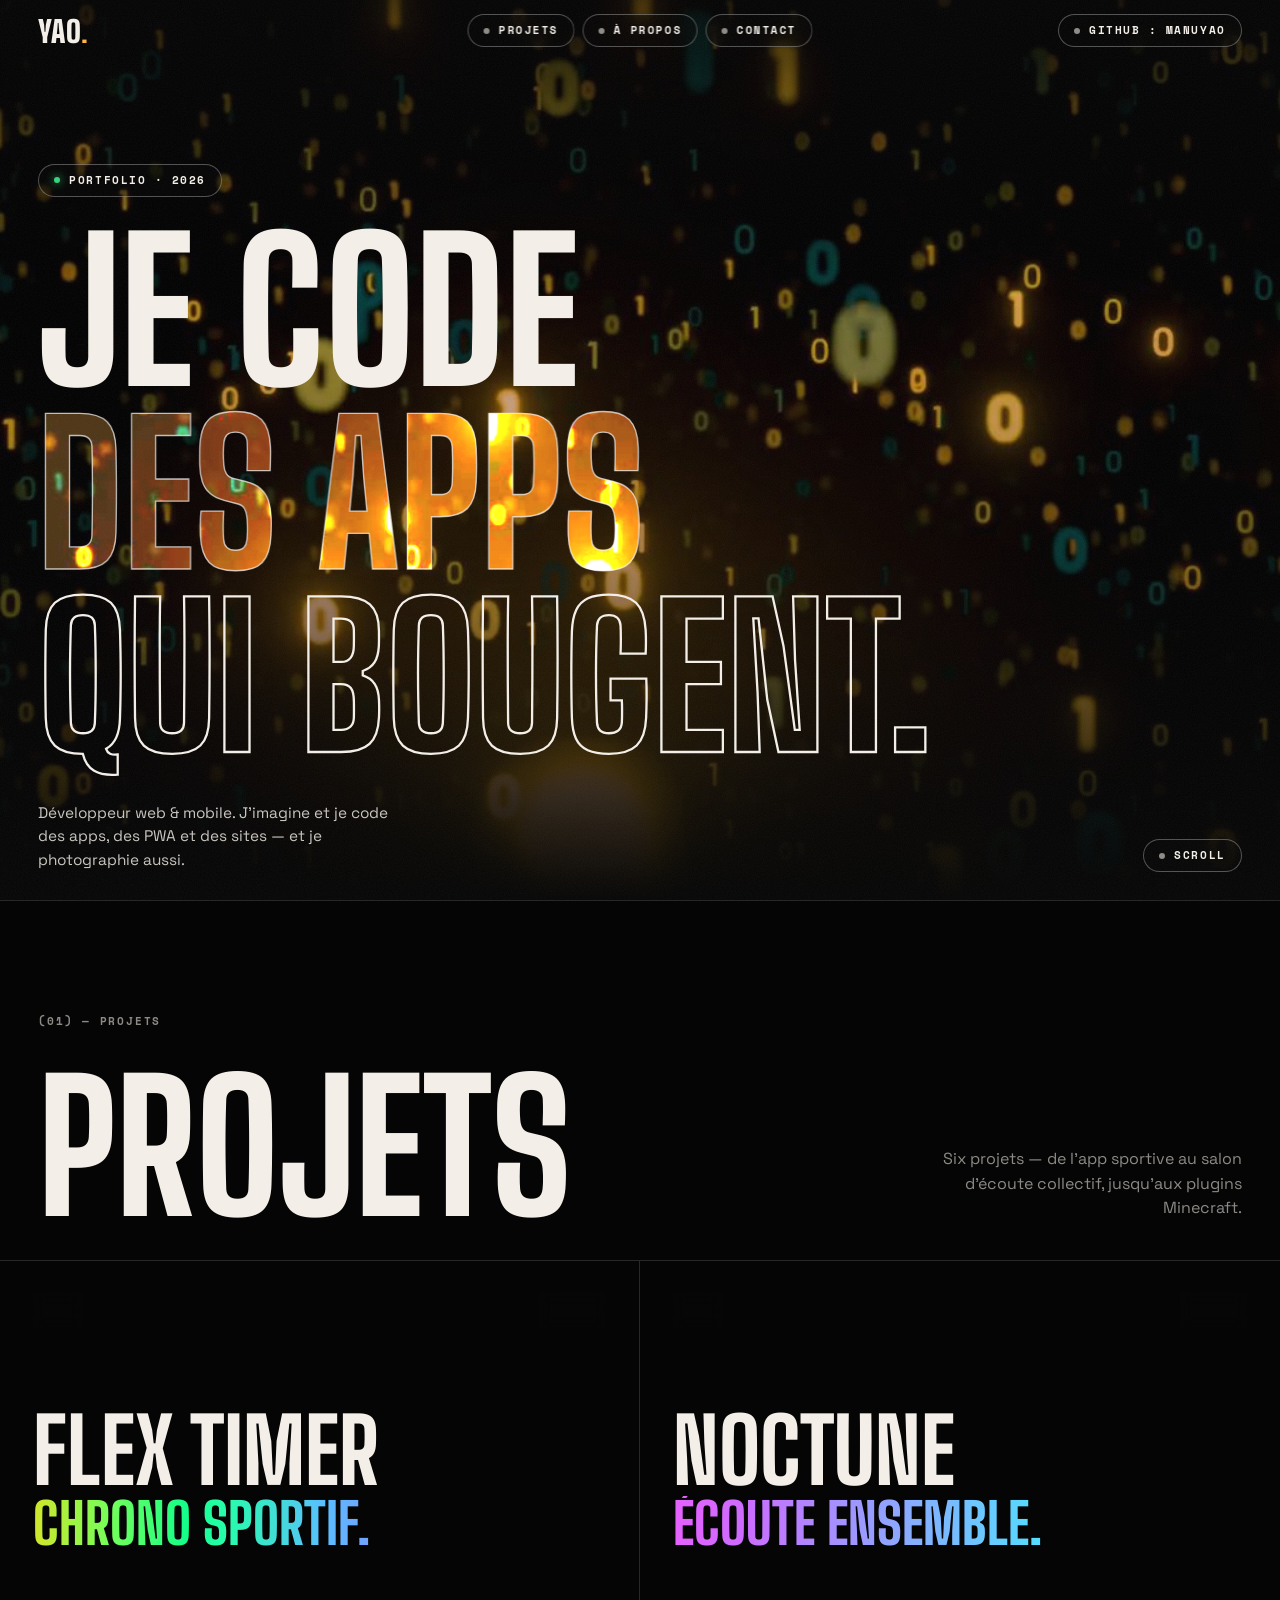
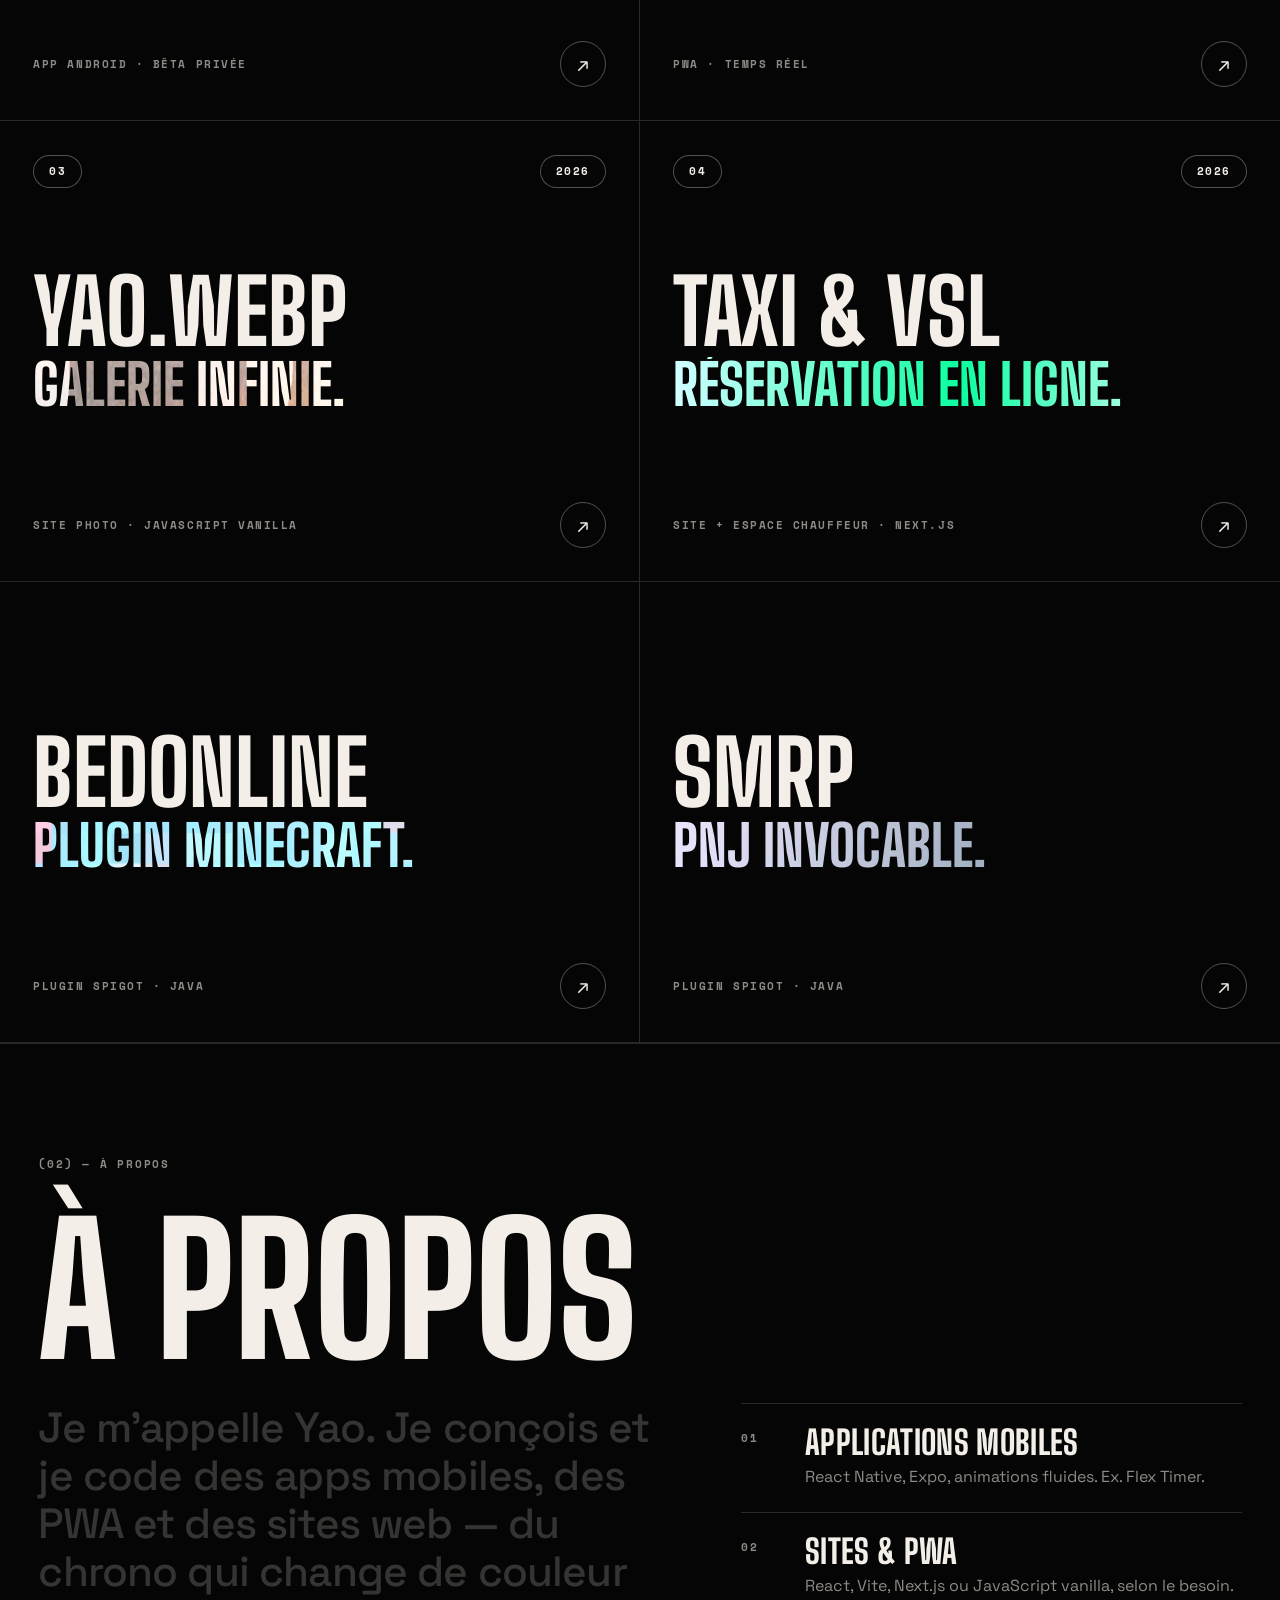
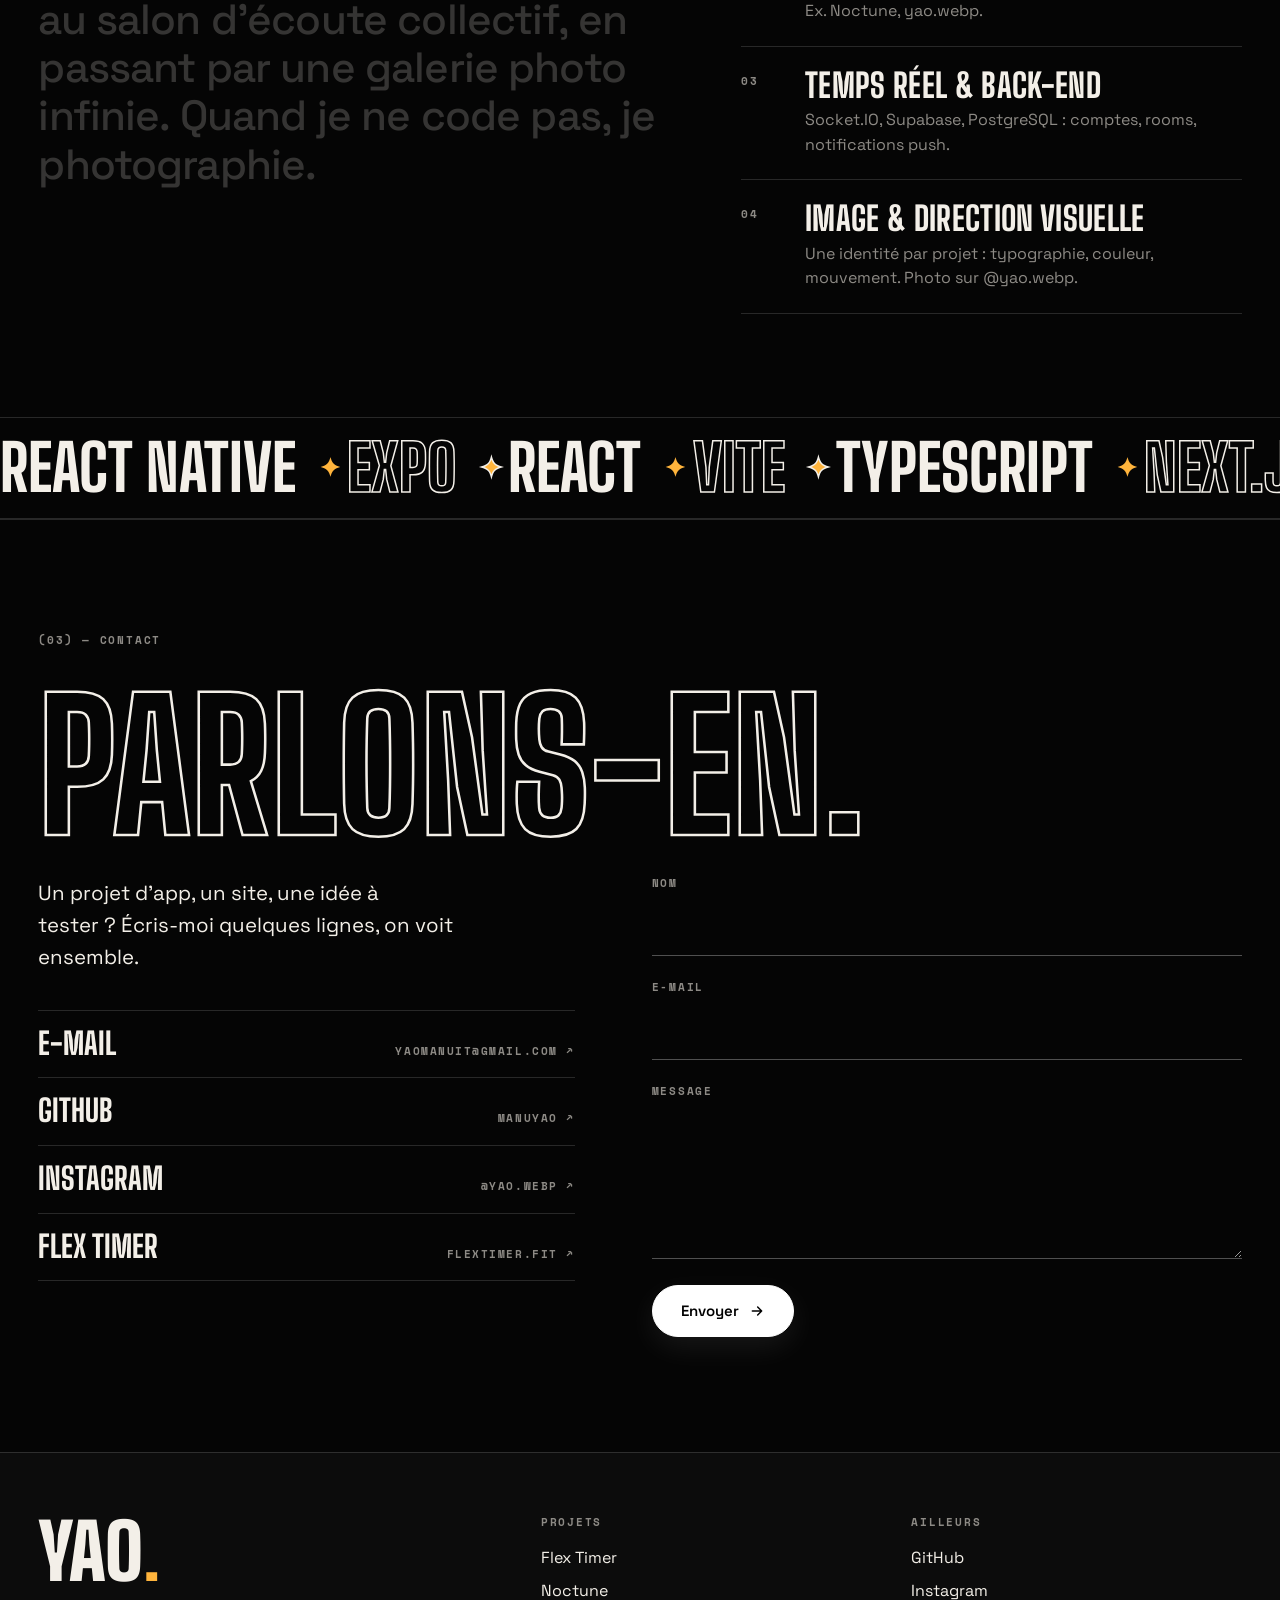
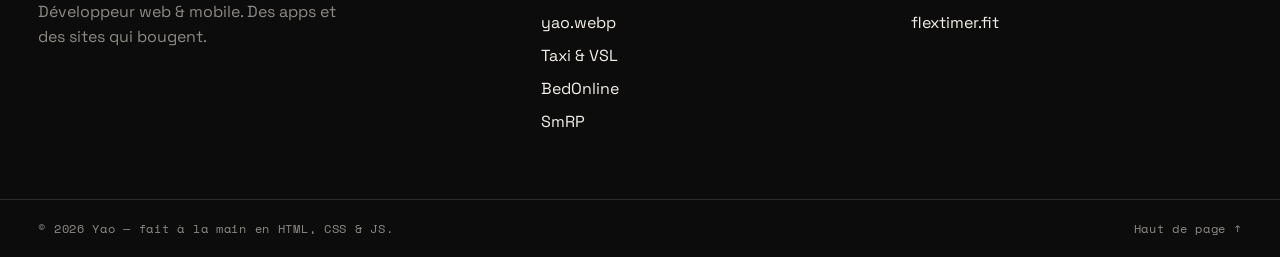
<file: index.html>
<!doctype html>
<html lang="fr">
<head>
  <meta charset="utf-8">
  <meta name="viewport" content="width=device-width, initial-scale=1">
  <title>Yao — Développeur web & mobile</title>
  <meta name="description" content="Portfolio de Yao, développeur web & mobile : Flex Timer, Noctune, yao.webp, site taxi & VSL, BedOnline, SmRP. Des apps et des sites qui bougent.">
  <meta name="theme-color" content="#050505">
  <meta name="color-scheme" content="dark">
  <link rel="icon" href="data:image/svg+xml,%3Csvg xmlns='http://www.w3.org/2000/svg' viewBox='0 0 64 64'%3E%3Crect width='64' height='64' rx='14' fill='%23050505'/%3E%3Ctext x='32' y='48' font-size='44' font-weight='800' text-anchor='middle' fill='%23ffb43c' font-family='Impact,sans-serif'%3EY%3C/text%3E%3C/svg%3E">
  <link rel="preconnect" href="https://fonts.googleapis.com">
  <link rel="preconnect" href="https://fonts.gstatic.com" crossorigin>
  <link href="https://fonts.googleapis.com/css2?family=Big+Shoulders+Display:wght@500;700;800;900&family=Space+Grotesk:wght@400;500;600;700&family=Space+Mono:wght@400;700&display=swap" rel="stylesheet">
  <link rel="stylesheet" href="css/style.css">
  <script>document.documentElement.classList.add('js')</script>
</head>
<body data-page="home">
  <a class="skip" href="#projets">Aller au contenu</a>

  <!-- ===== Header ===== -->
  <header class="site-header" id="header">
    <a class="brand" href="#top" aria-label="Yao — haut de page">YAO<b>.</b></a>
    <nav class="nav" aria-label="Navigation principale">
      <a class="pill" href="#projets" data-spy="projets">Projets</a>
      <a class="pill" href="#apropos" data-spy="apropos">À propos</a>
      <a class="pill" href="#contact" data-spy="contact">Contact</a>
    </nav>
    <div class="header-end">
      <a class="pill pill--hide-sm" href="https://github.com/ManuYao" target="_blank" rel="noopener">GitHub : ManuYao</a>
      <button class="pill menu-btn" type="button" aria-expanded="false" aria-controls="mobile-menu"><span>Menu</span></button>
    </div>
  </header>

  <div class="mobile-menu" id="mobile-menu" inert>
    <nav aria-label="Menu mobile">
      <a href="#projets">Projets</a>
      <a href="#apropos">À propos</a>
      <a href="#contact">Contact</a>
    </nav>
    <p class="mobile-menu__foot">
      <a href="https://github.com/ManuYao" target="_blank" rel="noopener">GitHub</a>
      <a href="https://www.instagram.com/yao.webp/" target="_blank" rel="noopener">Instagram</a>
    </p>
  </div>

  <main id="top">
    <!-- ===== Hero ===== -->
    <section class="hero" id="hero">
      <video class="hero__video" autoplay muted loop playsinline preload="auto" poster="assets/img/hero-poster.jpg" aria-hidden="true">
        <source src="video/13506092_1920_1080_30fps.mp4" type="video/mp4">
      </video>
      <div class="hero__shade" aria-hidden="true"></div>

      <div class="hero__inner">
        <p class="hero__eyebrow"><span class="pill pill--live">Portfolio · 2026</span></p>

        <h1 class="hero__title">
          <span class="line" style="--i:0"><span class="line__in">JE CODE</span></span>
          <span class="line" style="--i:1"><span class="line__in"><span class="vfill" data-vfill>DES APPS</span></span></span>
          <span class="line" style="--i:2"><span class="line__in outline">QUI<br class="mb"> BOUGENT.</span></span>
        </h1>

        <div class="hero__foot">
          <p class="hero__lead">Développeur web &amp; mobile. J’imagine et je code des apps, des PWA et des sites — et je photographie aussi.</p>
          <a class="pill hero__scroll" href="#projets">Scroll</a>
        </div>
      </div>
    </section>

    <!-- ===== Projets ===== -->
    <section class="work" id="projets" aria-labelledby="work-title">
      <div class="sec-head">
        <p class="label">(01) — Projets</p>
        <h2 class="display" id="work-title" data-reveal>Projets</h2>
        <p class="sec-head__side" data-reveal>Six projets — de l’app sportive au salon d’écoute collectif, jusqu’aux plugins Minecraft.</p>
      </div>
      <div class="grid" id="grid"></div>
    </section>

    <!-- ===== À propos ===== -->
    <section class="about" id="apropos" aria-labelledby="about-title">
      <div class="sec-head">
        <p class="label">(02) — À propos</p>
        <h2 class="display" id="about-title" data-reveal>À propos</h2>
      </div>

      <div class="about__grid">
        <p class="statement" data-lit>Je m’appelle Yao. Je conçois et je code des apps mobiles, des PWA et des sites web — du chrono qui change de couleur au salon d’écoute collectif, en passant par une galerie photo infinie. Quand je ne code pas, je photographie.</p>

        <ol class="rows">
          <li data-reveal><span class="rows__n">01</span><div><h3>Applications mobiles</h3><p>React Native, Expo, animations fluides. Ex. Flex Timer.</p></div></li>
          <li data-reveal><span class="rows__n">02</span><div><h3>Sites &amp; PWA</h3><p>React, Vite, Next.js ou JavaScript vanilla, selon le besoin. Ex. Noctune, yao.webp.</p></div></li>
          <li data-reveal><span class="rows__n">03</span><div><h3>Temps réel &amp; back-end</h3><p>Socket.IO, Supabase, PostgreSQL : comptes, rooms, notifications push.</p></div></li>
          <li data-reveal><span class="rows__n">04</span><div><h3>Image &amp; direction visuelle</h3><p>Une identité par projet : typographie, couleur, mouvement. Photo sur @yao.webp.</p></div></li>
        </ol>
      </div>

      <div class="marquee" aria-label="Technologies utilisées">
        <div class="marquee__track" aria-hidden="true">
          <span>React Native</span><span>Expo</span><span>React</span><span>Vite</span><span>TypeScript</span><span>Next.js</span><span>Node.js</span><span>Socket.IO</span><span>Supabase</span><span>PostgreSQL</span><span>JavaScript</span><span>Java</span><span>HTML</span><span>CSS</span>
          <span>React Native</span><span>Expo</span><span>React</span><span>Vite</span><span>TypeScript</span><span>Next.js</span><span>Node.js</span><span>Socket.IO</span><span>Supabase</span><span>PostgreSQL</span><span>JavaScript</span><span>Java</span><span>HTML</span><span>CSS</span>
        </div>
      </div>
    </section>

    <!-- ===== Contact ===== -->
    <section class="contact" id="contact" aria-labelledby="contact-title">
      <div class="sec-head">
        <p class="label">(03) — Contact</p>
        <h2 class="display display--outline" id="contact-title" data-reveal>Parlons-en.</h2>
      </div>

      <div class="contact__grid">
        <div class="contact__side" data-reveal>
          <p>Un projet d’app, un site, une idée à tester&nbsp;? Écris-moi quelques lignes, on voit ensemble.</p>
          <ul class="links">
            <li><a href="mailto:" data-email><span>E-mail</span><i></i></a></li>
            <li><a href="https://github.com/ManuYao" target="_blank" rel="noopener"><span>GitHub</span><i>ManuYao ↗</i></a></li>
            <li><a href="https://www.instagram.com/yao.webp/" target="_blank" rel="noopener"><span>Instagram</span><i>@yao.webp ↗</i></a></li>
            <li><a href="https://flextimer.fit/" target="_blank" rel="noopener"><span>Flex Timer</span><i>flextimer.fit ↗</i></a></li>
          </ul>
        </div>

        <form class="form" id="contact-form" data-reveal>
          <label class="field"><span>Nom</span><input name="nom" type="text" autocomplete="name" required></label>
          <label class="field"><span>E-mail</span><input name="email" type="email" autocomplete="email" required></label>
          <label class="field"><span>Message</span><textarea name="message" rows="4" required></textarea></label>
          <div class="form__row">
            <button class="btn" type="submit">Envoyer
              <svg width="16" height="16" viewBox="0 0 24 24" fill="none" stroke="currentColor" stroke-width="2.2" stroke-linecap="round" stroke-linejoin="round" aria-hidden="true"><path d="M5 12h14M13 6l6 6-6 6"/></svg>
            </button>
            <p class="form__status" role="status" aria-live="polite"></p>
          </div>
        </form>
      </div>
    </section>
  </main>

  <!-- ===== Footer ===== -->
  <footer class="site-footer">
    <div class="footer__grid">
      <div>
        <p class="footer__brand">YAO<b>.</b></p>
        <p class="footer__txt">Développeur web &amp; mobile. Des apps et des sites qui bougent.</p>
      </div>
      <div>
        <h4>Projets</h4>
        <ul id="footer-projects"></ul>
      </div>
      <div>
        <h4>Ailleurs</h4>
        <ul>
          <li><a href="https://github.com/ManuYao" target="_blank" rel="noopener">GitHub</a></li>
          <li><a href="https://www.instagram.com/yao.webp/" target="_blank" rel="noopener">Instagram</a></li>
          <li><a href="https://flextimer.fit/" target="_blank" rel="noopener">flextimer.fit</a></li>
        </ul>
      </div>
    </div>
    <div class="footer__bar">
      <p>© 2026 Yao — fait à la main en HTML, CSS &amp; JS.</p>
      <a href="#top">Haut de page ↑</a>
    </div>
  </footer>

  <script src="js/projects.js" defer></script>
  <script src="js/main.js" defer></script>
</body>
</html>
</file>
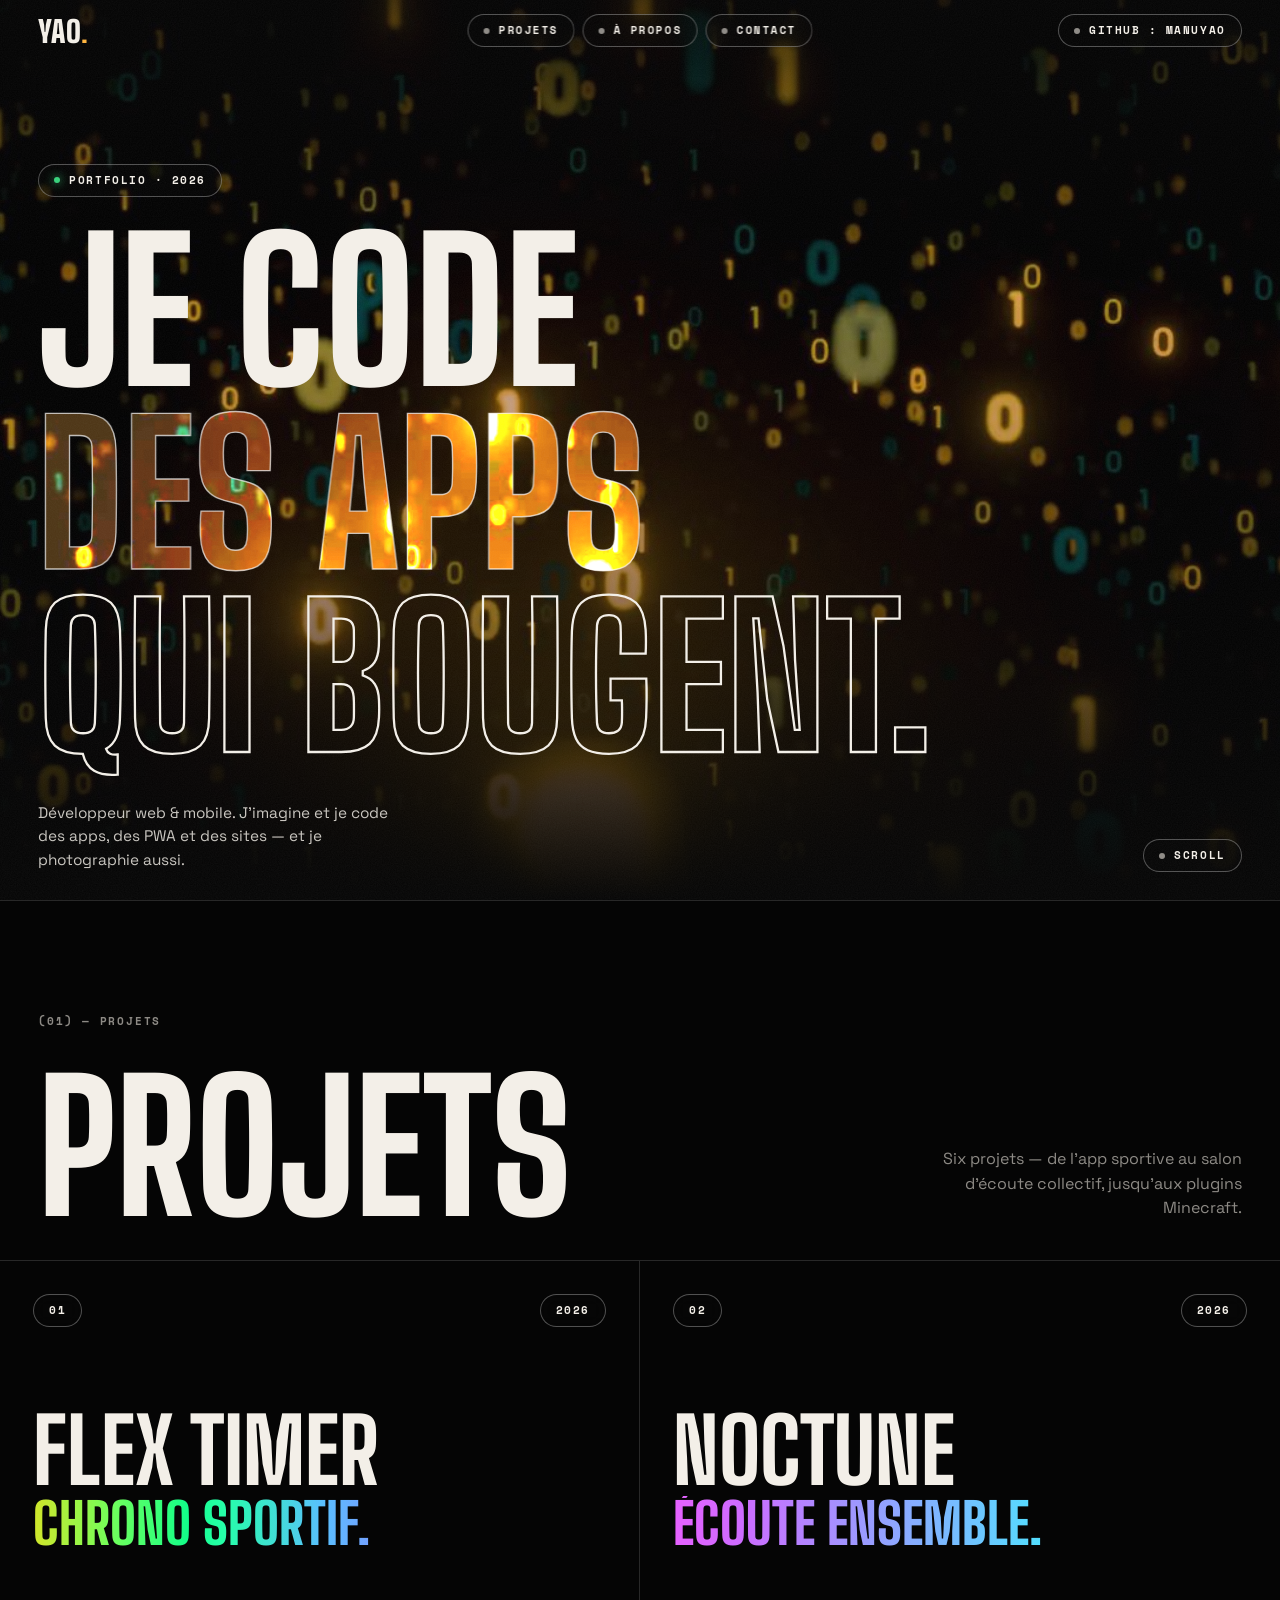
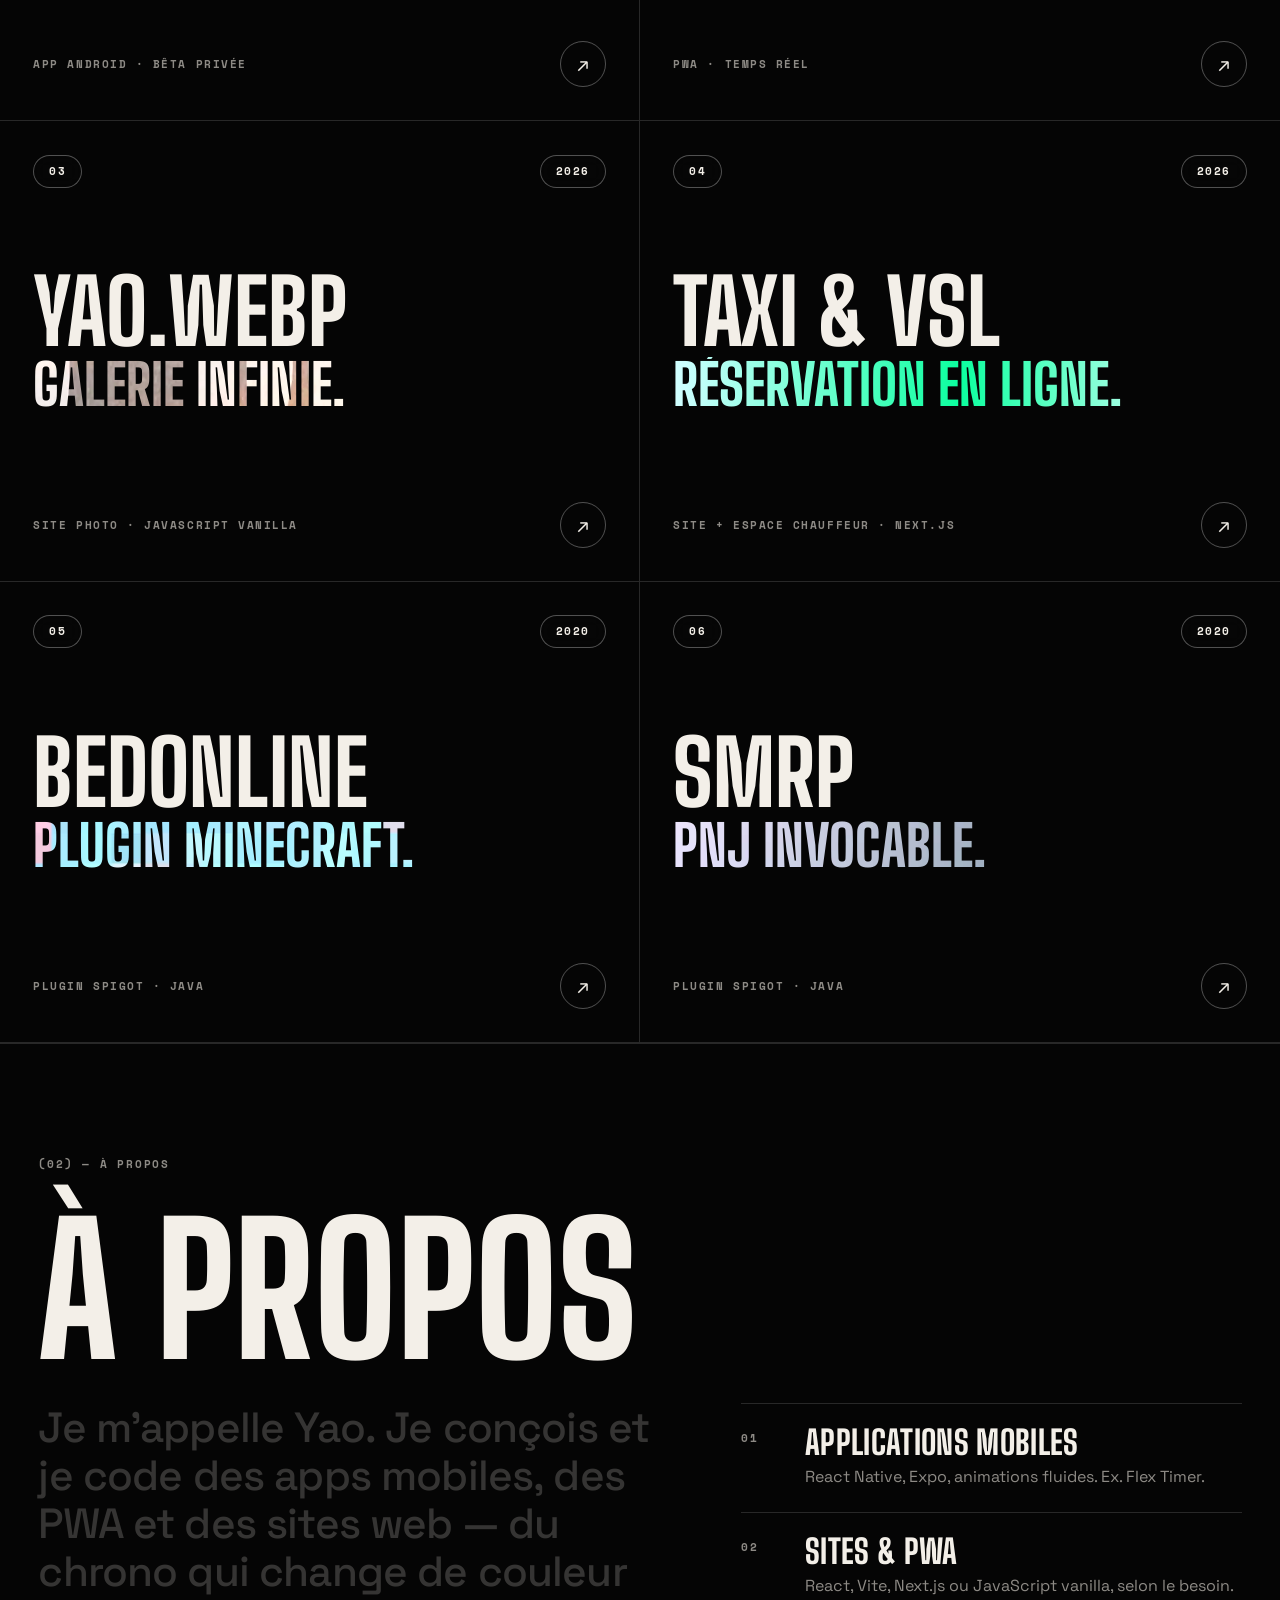
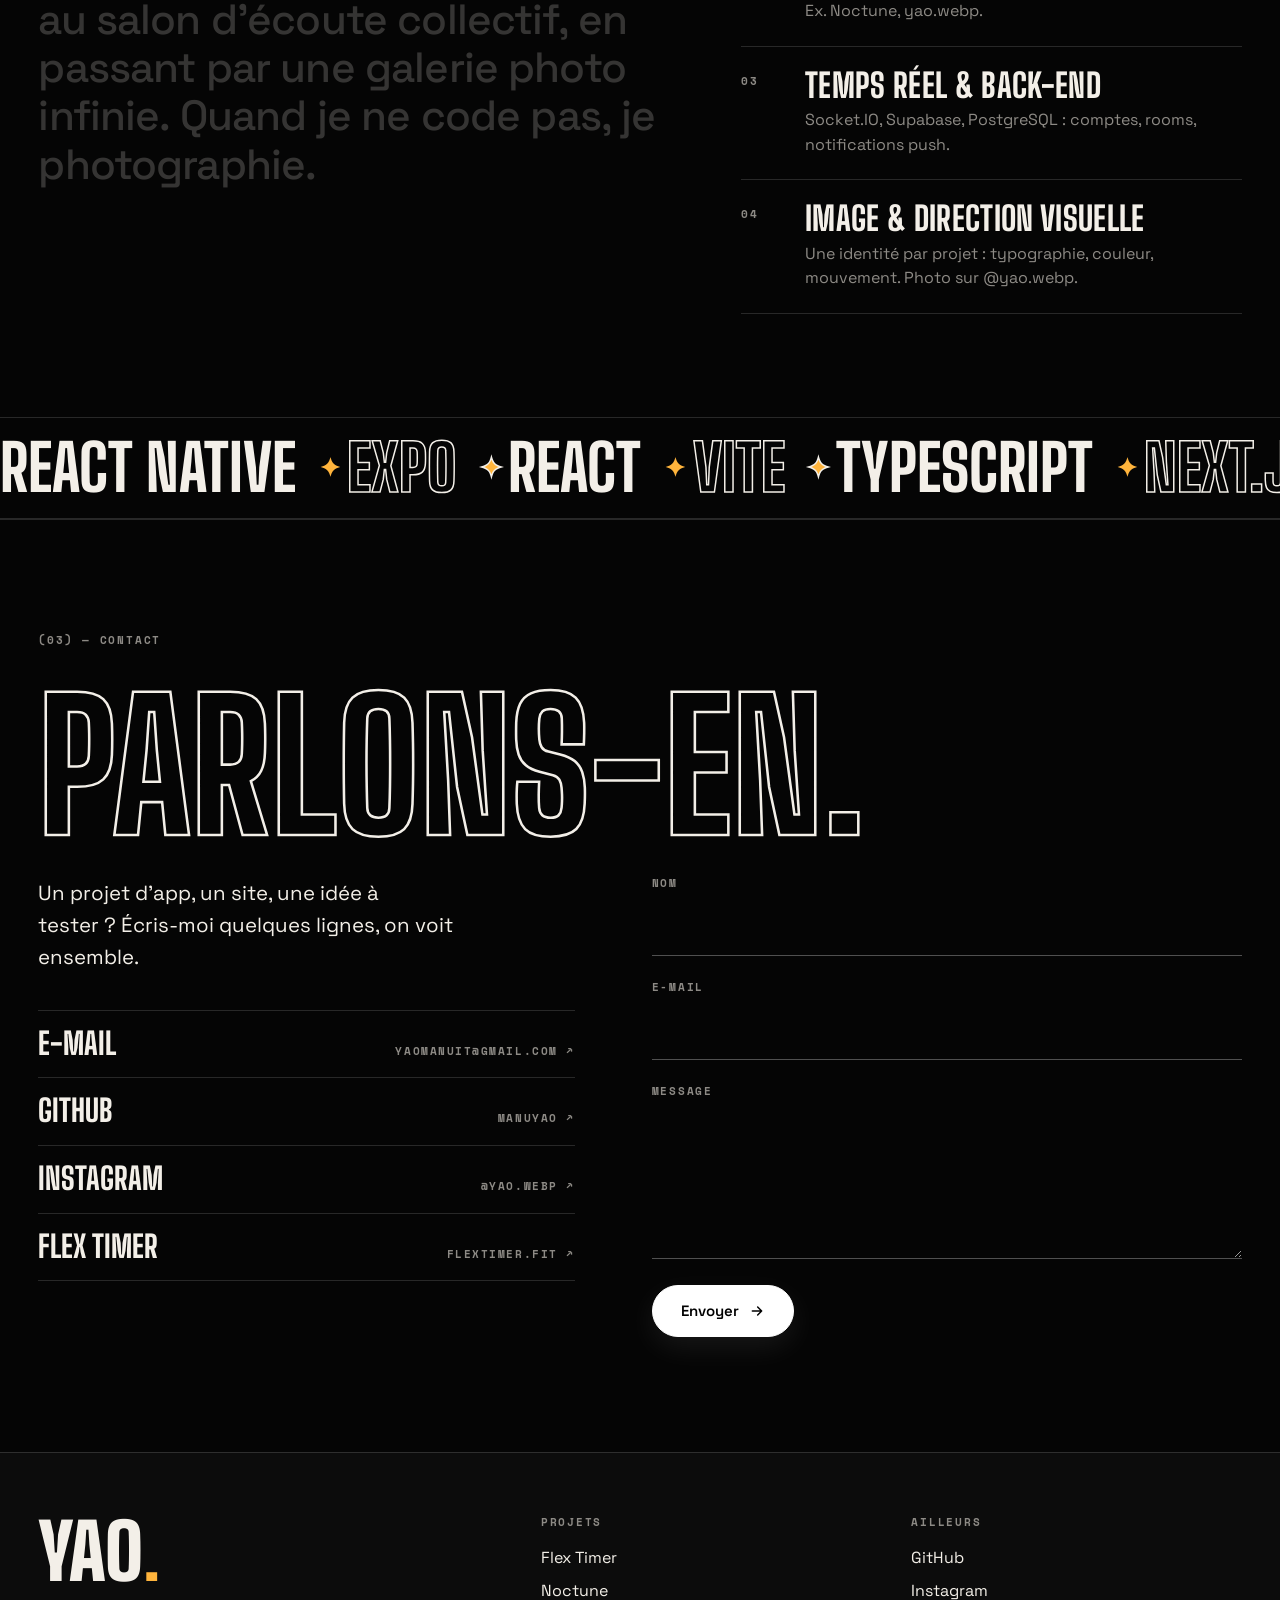
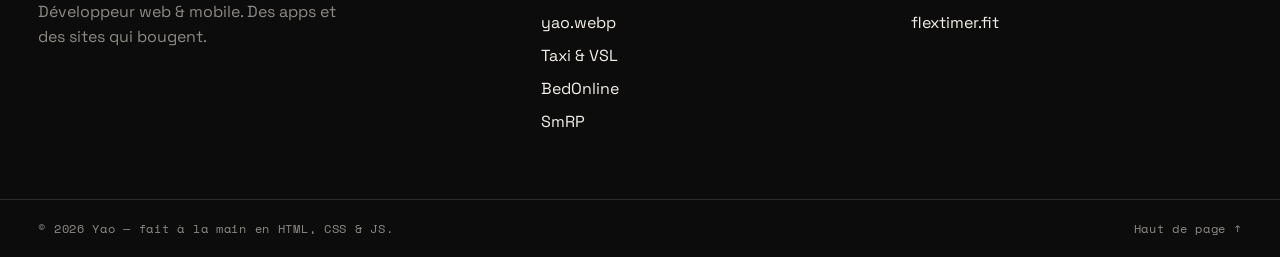
<file: projet.html>
<!doctype html>
<html lang="fr">
<head>
  <meta charset="utf-8">
  <meta name="viewport" content="width=device-width, initial-scale=1">
  <title>Projet — Yao</title>
  <meta name="description" content="Détail d’un projet du portfolio de Yao.">
  <meta name="theme-color" content="#050505">
  <meta name="color-scheme" content="dark">
  <link rel="icon" href="data:image/svg+xml,%3Csvg xmlns='http://www.w3.org/2000/svg' viewBox='0 0 64 64'%3E%3Crect width='64' height='64' rx='14' fill='%23050505'/%3E%3Ctext x='32' y='48' font-size='44' font-weight='800' text-anchor='middle' fill='%23ffb43c' font-family='Impact,sans-serif'%3EY%3C/text%3E%3C/svg%3E">
  <link rel="preconnect" href="https://fonts.googleapis.com">
  <link rel="preconnect" href="https://fonts.gstatic.com" crossorigin>
  <link href="https://fonts.googleapis.com/css2?family=Big+Shoulders+Display:wght@500;700;800;900&family=Space+Grotesk:wght@400;500;600;700&family=Space+Mono:wght@400;700&display=swap" rel="stylesheet">
  <link rel="stylesheet" href="css/style.css">
  <script>document.documentElement.classList.add('js')</script>
</head>
<body data-page="project">
  <a class="skip" href="#p-title">Aller au contenu</a>

  <header class="site-header" id="header">
    <a class="brand" href="index.html" aria-label="Yao — accueil">YAO<b>.</b></a>
    <nav class="nav" aria-label="Navigation principale">
      <a class="pill is-active" href="index.html#projets">Projets</a>
      <a class="pill" href="index.html#apropos">À propos</a>
      <a class="pill" href="index.html#contact">Contact</a>
    </nav>
    <div class="header-end">
      <a class="pill pill--hide-sm" href="https://github.com/ManuYao" target="_blank" rel="noopener">GitHub : ManuYao</a>
      <button class="pill menu-btn" type="button" aria-expanded="false" aria-controls="mobile-menu"><span>Menu</span></button>
    </div>
  </header>

  <div class="mobile-menu" id="mobile-menu" inert>
    <nav aria-label="Menu mobile">
      <a href="index.html#projets">Projets</a>
      <a href="index.html#apropos">À propos</a>
      <a href="index.html#contact">Contact</a>
    </nav>
    <p class="mobile-menu__foot">
      <a href="https://github.com/ManuYao" target="_blank" rel="noopener">GitHub</a>
      <a href="https://www.instagram.com/yao.webp/" target="_blank" rel="noopener">Instagram</a>
    </p>
  </div>

  <main>
    <!-- Bandeau image plein écran -->
    <section class="p-hero" aria-hidden="true">
      <img id="p-cover" alt="" decoding="async" fetchpriority="high">
    </section>

    <!-- Titre + méta + description (rempli par js/project-page.js) -->
    <section class="p-head">
      <nav class="crumbs" aria-label="Fil d’Ariane">
        <a href="index.html#projets">Projets</a><span aria-hidden="true">/</span><span id="p-crumb" aria-current="page"></span>
      </nav>
      <h1 class="p-title" id="p-title"></h1>
      <p class="p-intro" id="p-intro"></p>
      <dl class="meta" id="p-meta"></dl>

      <div class="p-grid">
        <div class="p-desc" id="p-desc"></div>
        <aside class="p-side">
          <h2 class="label">Fonctionnalités</h2>
          <ul class="p-features" id="p-features"></ul>
          <h2 class="label">Stack</h2>
          <ul class="chips" id="p-stack"></ul>
          <div class="p-links" id="p-links"></div>
        </aside>
      </div>
    </section>

    <section class="p-gallery" id="p-gallery" aria-label="Captures du projet"></section>

    <section class="more" aria-labelledby="more-title">
      <div class="more__head"><h2 class="label" id="more-title">Autres projets</h2></div>
      <div class="grid" id="more-grid"></div>
    </section>
  </main>

  <footer class="site-footer">
    <div class="footer__grid">
      <div>
        <p class="footer__brand">YAO<b>.</b></p>
        <p class="footer__txt">Développeur web &amp; mobile. Des apps et des sites qui bougent.</p>
      </div>
      <div>
        <h4>Projets</h4>
        <ul id="footer-projects"></ul>
      </div>
      <div>
        <h4>Ailleurs</h4>
        <ul>
          <li><a href="https://github.com/ManuYao" target="_blank" rel="noopener">GitHub</a></li>
          <li><a href="https://www.instagram.com/yao.webp/" target="_blank" rel="noopener">Instagram</a></li>
          <li><a href="https://flextimer.fit/" target="_blank" rel="noopener">flextimer.fit</a></li>
        </ul>
      </div>
    </div>
    <div class="footer__bar">
      <p>© 2026 Yao — fait à la main en HTML, CSS &amp; JS.</p>
      <a href="index.html">← Retour au portfolio</a>
    </div>
  </footer>

  <script src="js/projects.js" defer></script>
  <script src="js/project-page.js" defer></script>
  <script src="js/main.js" defer></script>
</body>
</html>
</file>
<file: css/style.css>
/* ==========================================================================
   Yao — portfolio
   Structure : template « studio » (hero vidéo, grille à filets, pages projet)
   Identité  : Big Shoulders + Space Grotesk/Mono, pills, grain, ambre du hero
   ========================================================================== */

:root {
  --bg: #050505;
  --bg-2: #0c0c0c;
  --ink: #f3efe8;
  --mute: #8d8a85;
  --line: rgba(255, 255, 255, .14);
  --line-2: rgba(255, 255, 255, .3);
  --amber: #ffb43c;
  --pad: clamp(18px, 3vw, 44px);
  --ease: cubic-bezier(.2, .7, .2, 1);

  --f-display: 'Big Shoulders Display', 'Barlow Condensed', Impact, 'Arial Narrow', sans-serif;
  --f-body: 'Space Grotesk', system-ui, -apple-system, 'Segoe UI', sans-serif;
  --f-mono: 'Space Mono', ui-monospace, Menlo, Consolas, monospace;

  color-scheme: dark;
}

*, *::before, *::after { box-sizing: border-box; }
html { scroll-behavior: smooth; scroll-padding-top: 70px; -webkit-text-size-adjust: 100%; }
body {
  margin: 0;
  background: var(--bg);
  color: var(--ink);
  font: 400 16px/1.55 var(--f-body);
  -webkit-font-smoothing: antialiased;
  text-rendering: optimizeLegibility;
  overflow-x: hidden;
}
img, video, canvas { display: block; max-width: 100%; }
a { color: inherit; text-decoration: none; }
h1, h2, h3, h4, p, ul, ol, dl, dd { margin: 0; padding: 0; }
ul, ol { list-style: none; }
button, input, textarea { font: inherit; color: inherit; }
::selection { background: var(--amber); color: #000; }
:focus-visible { outline: 2px solid var(--amber); outline-offset: 3px; }

/* grain léger sur tout le site (comme yao.webp) */
body::after {
  content: "";
  position: fixed; inset: 0; z-index: 90; pointer-events: none;
  opacity: .07;
  background-image: url("data:image/svg+xml;utf8,<svg xmlns='http://www.w3.org/2000/svg' width='180' height='180'><filter id='n'><feTurbulence type='fractalNoise' baseFrequency='.85' numOctaves='2' stitchTiles='stitch'/><feColorMatrix values='0 0 0 0 1  0 0 0 0 1  0 0 0 0 1  0 0 0 .7 0'/></filter><rect width='100%' height='100%' filter='url(%23n)'/></svg>");
}

.skip {
  position: fixed; left: 12px; top: -60px; z-index: 200;
  padding: 10px 16px; border-radius: 999px; background: #fff; color: #000; font-weight: 600;
  transition: top .2s;
}
.skip:focus { top: 12px; }

/* ---------- Pills (boutons à point, comme sur yao.webp) ---------- */
.pill {
  display: inline-flex; align-items: center; gap: 9px;
  padding: 10px 15px;
  border: 1px solid var(--line-2); border-radius: 999px;
  background: rgba(10, 10, 10, .35);
  -webkit-backdrop-filter: blur(8px); backdrop-filter: blur(8px);
  font: 700 11px/1 var(--f-mono); letter-spacing: .14em; text-transform: uppercase;
  color: var(--ink); white-space: nowrap; cursor: pointer;
  transition: border-color .3s, background .3s, color .3s;
}
.pill::before {
  content: ""; width: 6px; height: 6px; border-radius: 50%; background: var(--mute);
  transition: background .3s, box-shadow .3s;
}
a.pill:hover, button.pill:hover, .pill.is-active { border-color: #fff; background: rgba(255, 255, 255, .1); }
a.pill:hover::before, button.pill:hover::before, .pill.is-active::before { background: var(--amber); box-shadow: 0 0 10px var(--amber); }
.pill--plain { cursor: default; }
.pill--plain::before { display: none; }
.pill--live::before { background: #36d17a; box-shadow: 0 0 10px #36d17a; animation: blink 2.4s ease-in-out infinite; }
@keyframes blink { 50% { opacity: .35; } }

/* ---------- Header ---------- */
.site-header {
  position: fixed; inset: 0 0 auto 0; z-index: 60;
  display: flex; align-items: center; justify-content: space-between; gap: 16px;
  padding: 14px var(--pad);
  border-bottom: 1px solid transparent;
  transition: background .4s, border-color .4s, -webkit-backdrop-filter .4s, backdrop-filter .4s;
}
.site-header.is-scrolled {
  background: rgba(5, 5, 5, .66);
  -webkit-backdrop-filter: blur(16px) saturate(1.2); backdrop-filter: blur(16px) saturate(1.2);
  border-bottom-color: var(--line);
}
.brand { font: 900 30px/1 var(--f-display); letter-spacing: .02em; }
.brand b { color: var(--amber); }
.nav { display: flex; gap: 8px; position: absolute; left: 50%; transform: translateX(-50%); }
.header-end { display: flex; gap: 8px; margin-left: auto; }
.menu-btn { display: none; }

/* ---------- Menu mobile ---------- */
.mobile-menu {
  position: fixed; inset: 0; z-index: 55;
  display: flex; flex-direction: column; justify-content: space-between;
  padding: 110px var(--pad) 32px;
  background: var(--bg);
  visibility: hidden; opacity: 0; transform: translateY(-12px);
  transition: opacity .35s var(--ease), transform .45s var(--ease), visibility 0s .45s;
}
.mobile-menu nav { display: flex; flex-direction: column; }
.mobile-menu nav a {
  font: 800 clamp(64px, 20vw, 120px)/.95 var(--f-display); text-transform: uppercase;
  border-bottom: 1px solid var(--line); padding: 10px 0;
}
.mobile-menu nav a:active { color: var(--amber); }
.mobile-menu__foot { display: flex; gap: 22px; font: 700 12px var(--f-mono); letter-spacing: .14em; text-transform: uppercase; color: var(--mute); }
body.menu-open { overflow: hidden; }
body.menu-open .mobile-menu { visibility: visible; opacity: 1; transform: none; transition: opacity .35s var(--ease), transform .45s var(--ease); }
body.menu-open .site-header { background: transparent; border-bottom-color: transparent; -webkit-backdrop-filter: none; backdrop-filter: none; }

/* ---------- Hero ---------- */
.hero {
  position: relative; isolation: isolate; overflow: hidden;
  min-height: 100vh; min-height: 100svh;
  display: flex; flex-direction: column; justify-content: flex-end;
  background: #000;
}
.hero__video { position: absolute; inset: 0; width: 100%; height: 100%; object-fit: cover; z-index: -2; }
.hero__shade {
  position: absolute; inset: 0; z-index: -1;
  background:
    linear-gradient(180deg, rgba(5, 5, 5, .7) 0%, rgba(5, 5, 5, .15) 32%, rgba(5, 5, 5, .35) 62%, var(--bg) 100%),
    radial-gradient(120% 90% at 50% 40%, transparent 40%, rgba(0, 0, 0, .55) 100%);
}
.hero__inner { padding: 120px var(--pad) 28px; }
.hero__eyebrow { margin-bottom: clamp(12px, 3vh, 28px); }

.hero__title {
  font: 800 min(15.2vw, 24vh)/.9 var(--f-display);
  font-size: min(15.2vw, 24svh);
  text-transform: uppercase; letter-spacing: 0;
}
.line { display: block; overflow: hidden; padding: .04em 0 .16em; margin: -.04em 0 -.16em; } /* marge basse : la queue du Q ne doit pas être coupée */
.line__in { display: inline-block; }
.hero__title .mb { display: none; }
.outline { color: transparent; -webkit-text-stroke: clamp(1.5px, .18vw, 3px) var(--ink); }

/* mot rempli par la vidéo (canvas posé par js/main.js) */
.vfill { position: relative; display: inline-block; color: var(--amber); }
.vfill.is-ready { color: transparent; }
.vfill .vf { position: absolute; pointer-events: none; }
.vf-probe { display: inline-block; width: 0; height: 0; }

.js .hero .line__in { transform: translateY(110%); animation: rise 1.15s var(--ease) forwards; animation-delay: calc(var(--i) * .13s + .2s); }
@keyframes rise { to { transform: none; } }
.js .hero__eyebrow, .js .hero__foot { opacity: 0; animation: fade 1s ease forwards; }
.js .hero__eyebrow { animation-delay: .1s; }
.js .hero__foot { animation-delay: .9s; }
@keyframes fade { to { opacity: 1; } }

.hero__foot { display: flex; align-items: flex-end; justify-content: space-between; gap: 24px; margin-top: clamp(18px, 4vh, 40px); }
.hero__lead { max-width: 38ch; color: rgba(243, 239, 232, .82); font-size: clamp(15px, 1.2vw, 18px); }
.hero__scroll::before { animation: bob 1.8s ease-in-out infinite; }
@keyframes bob { 50% { transform: translateY(4px); } }

/* ---------- En-têtes de section ---------- */
.label { font: 700 11px/1 var(--f-mono); letter-spacing: .16em; text-transform: uppercase; color: var(--mute); }
.sec-head {
  display: grid; grid-template-columns: 1fr auto; align-items: end; gap: 8px 32px;
  padding: clamp(56px, 9vw, 120px) var(--pad) clamp(24px, 3vw, 40px);
}
.sec-head .label { grid-column: 1 / -1; margin-bottom: 14px; }
.sec-head__side { max-width: 34ch; color: var(--mute); text-align: right; }
.display { padding-top: .14em; font: 800 clamp(72px, 14vw, 240px)/.82 var(--f-display); text-transform: uppercase; } /* padding : place pour l'accent de « À » */
.display--outline { color: transparent; -webkit-text-stroke: clamp(1.5px, .2vw, 3px) var(--ink); }

/* ---------- Grille de projets ---------- */
.work { border-top: 1px solid var(--line); }
.grid {
  display: grid; grid-template-columns: repeat(2, minmax(0, 1fr));
  border-top: 1px solid var(--line);
}
.card {
  position: relative; isolation: isolate; overflow: hidden;
  display: flex; flex-direction: column; justify-content: space-between; gap: 40px;
  min-height: clamp(320px, 36vw, 540px);
  padding: clamp(20px, 2.6vw, 40px);
  border-bottom: 1px solid var(--line);
  background: var(--bg);
}
.card:nth-child(odd) { border-right: 1px solid var(--line); }
/* nombre impair de projets : la dernière carte occupe toute la largeur */
.grid > .card:last-child:nth-child(odd) { grid-column: 1 / -1; border-right: 0; }

.card__img {
  position: absolute; inset: 0; z-index: -1; width: 100%; height: 100%; object-fit: cover;
  /* repos : taille normale, invisible. Survol : fondu rapide + zoom avant très lent (6 s) */
  opacity: 0; transform: scale(1); filter: brightness(var(--dim, .6));
  transition: opacity .9s var(--ease), transform 6s cubic-bezier(.25, .46, .45, .94);
}
.card::after { /* voile pour garder le texte lisible sur l'image */
  content: ""; position: absolute; inset: 0; z-index: -1; opacity: 0;
  background: linear-gradient(180deg, rgba(5, 5, 5, .5) 0%, rgba(5, 5, 5, .15) 40%, rgba(5, 5, 5, .85) 100%);
  transition: opacity .6s var(--ease);
}
.card__top { display: flex; justify-content: space-between; align-items: center; }
.card__title {
  display: block;
  font: 800 clamp(52px, 7vw, 120px)/.88 var(--f-display); text-transform: uppercase;
}
.card__tag {
  display: block; margin-top: .1em; padding-bottom: .06em;
  font: 800 clamp(34px, 4.4vw, 74px)/1 var(--f-display); text-transform: uppercase;
  /* sous-titre « découpé » dans l'image du projet — l'image est posée en inline-style */
  background-size: 230% auto; background-repeat: no-repeat;
  background-position: var(--bx, 50%) var(--by, 50%);
  -webkit-background-clip: text; background-clip: text;
  -webkit-text-fill-color: transparent; color: transparent;
  filter: saturate(1.25) brightness(1.25);
  animation: drift 22s ease-in-out infinite alternate;
  transition: filter .4s;
}
@keyframes drift {
  from { background-position: calc(var(--bx, 50%) - 22%) var(--by, 50%); }
  to   { background-position: calc(var(--bx, 50%) + 22%) var(--by, 50%); }
}
.card__foot {
  display: flex; justify-content: space-between; align-items: center; gap: 16px;
  font: 700 11px/1.3 var(--f-mono); letter-spacing: .14em; text-transform: uppercase; color: var(--mute);
}
.card__arrow {
  display: grid; place-items: center; width: 46px; height: 46px; flex: none;
  border: 1px solid var(--line-2); border-radius: 50%;
  font: 400 20px/1 var(--f-body); letter-spacing: 0; color: var(--ink);
  transition: background .4s, color .4s, transform .5s var(--ease), border-color .4s;
}

@media (hover: hover) {
  .card:hover .card__img, .card:focus-visible .card__img { opacity: 1; transform: scale(1.22); }
  .card:hover::after, .card:focus-visible::after { opacity: 1; }
  .card:hover .card__tag, .card:focus-visible .card__tag { -webkit-text-fill-color: #fff; color: #fff; animation-play-state: paused; }
  .card:hover .card__foot, .card:focus-visible .card__foot { color: var(--ink); }
  .card:hover .card__arrow, .card:focus-visible .card__arrow { background: #fff; color: #000; border-color: #fff; transform: rotate(45deg); }
}
/* tactile : pas de survol → l'image reste visible, en retrait */
@media (hover: none) {
  .card__img { opacity: .38; transform: none; }
  .card::after { opacity: 1; background: linear-gradient(180deg, rgba(5, 5, 5, .55), rgba(5, 5, 5, .85)); }
  .card__tag { -webkit-text-fill-color: var(--ink); color: var(--ink); animation: none; }
}

/* ---------- À propos ---------- */
.about { border-top: 1px solid var(--line); }
.about__grid {
  display: grid; grid-template-columns: minmax(0, 1.25fr) minmax(0, 1fr);
  gap: clamp(32px, 6vw, 110px); padding: 0 var(--pad) clamp(56px, 8vw, 110px);
}
.statement { font: 500 clamp(26px, 3.3vw, 52px)/1.14 var(--f-body); letter-spacing: -.02em; }
.statement .w { opacity: .2; transition: opacity .35s; }
.statement .w.on { opacity: 1; }
.rows { border-top: 1px solid var(--line); align-self: start; }
.rows li {
  display: grid; grid-template-columns: 52px 1fr; gap: 12px;
  padding: 22px 0; border-bottom: 1px solid var(--line);
  transition: padding .4s var(--ease), background .4s;
}
.rows__n { font: 700 11px/2.2 var(--f-mono); letter-spacing: .14em; color: var(--mute); }
.rows h3 { font: 800 clamp(28px, 2.6vw, 40px)/1 var(--f-display); text-transform: uppercase; letter-spacing: .01em; }
.rows p { margin-top: 6px; color: var(--mute); max-width: 44ch; }
@media (hover: hover) { .rows li:hover { padding-left: 14px; background: rgba(255, 255, 255, .03); } .rows li:hover .rows__n { color: var(--amber); } }

.marquee { overflow: hidden; border-top: 1px solid var(--line); border-bottom: 1px solid var(--line); padding: 18px 0; }
.marquee__track { display: flex; width: max-content; animation: marquee 38s linear infinite; }
.marquee__track span {
  font: 800 clamp(34px, 5vw, 76px)/1 var(--f-display); text-transform: uppercase;
  padding-right: .8em; position: relative; white-space: nowrap;
}
.marquee__track span::after { content: "✦"; position: absolute; right: .25em; top: 50%; transform: translateY(-50%); font-size: .4em; color: var(--amber); }
.marquee__track span:nth-child(even) { color: transparent; -webkit-text-stroke: 1.5px var(--ink); }
@keyframes marquee { to { transform: translateX(-50%); } }

/* ---------- Contact ---------- */
.contact { border-top: 1px solid var(--line); }
.contact__grid {
  display: grid; grid-template-columns: minmax(0, 1fr) minmax(0, 1.1fr);
  gap: clamp(32px, 6vw, 110px); padding: 0 var(--pad) clamp(64px, 9vw, 130px);
}
.contact__side > p { font-size: clamp(18px, 1.6vw, 24px); max-width: 32ch; margin-bottom: 36px; }
.links { border-top: 1px solid var(--line); }
.links a {
  display: flex; justify-content: space-between; align-items: baseline; gap: 16px;
  padding: 18px 0; border-bottom: 1px solid var(--line);
  font: 800 clamp(26px, 2.4vw, 36px)/1 var(--f-display); text-transform: uppercase;
  transition: padding .4s var(--ease), color .3s;
}
.links i { font: 700 11px var(--f-mono); letter-spacing: .14em; color: var(--mute); font-style: normal; }
@media (hover: hover) { .links a:hover { padding-left: 14px; color: var(--amber); } }

.form { display: grid; gap: 26px; align-content: start; }
.field { display: grid; gap: 8px; }
.field span { font: 700 11px/1 var(--f-mono); letter-spacing: .16em; text-transform: uppercase; color: var(--mute); }
.field input, .field textarea {
  width: 100%; padding: 12px 0 14px; background: transparent; border: 0; border-bottom: 1px solid var(--line-2); border-radius: 0;
  font-size: clamp(18px, 1.6vw, 22px); resize: vertical; transition: border-color .3s;
}
.field input:focus, .field textarea:focus { outline: none; border-bottom-color: var(--amber); }
.form__row { display: flex; align-items: center; gap: 18px; flex-wrap: wrap; }
.form__status { font: 400 13px var(--f-mono); color: var(--mute); }

.btn {
  display: inline-flex; align-items: center; gap: 10px; cursor: pointer;
  padding: 17px 28px; border: 1px solid #fff; border-radius: 999px;
  background: #fff; color: #000; font: 600 15px/1 var(--f-body);
  box-shadow: 0 10px 30px rgba(255, 255, 255, .08);
  transition: transform .3s var(--ease), background .3s, color .3s, border-color .3s;
}
.btn:hover { transform: translateY(-2px); background: var(--amber); border-color: var(--amber); }
.btn--ghost { background: transparent; color: var(--ink); border-color: var(--line-2); box-shadow: none; }
.btn--ghost:hover { background: #fff; color: #000; border-color: #fff; }

/* ---------- Footer ---------- */
.site-footer { border-top: 1px solid var(--line); background: var(--bg-2); }
.footer__grid {
  display: grid; grid-template-columns: 1.4fr 1fr 1fr; gap: 40px;
  padding: clamp(40px, 5vw, 72px) var(--pad);
}
.footer__brand { font: 900 clamp(48px, 6vw, 90px)/.9 var(--f-display); }
.footer__brand b { color: var(--amber); }
.footer__txt { margin-top: 14px; max-width: 30ch; color: var(--mute); }
.site-footer h4 { font: 700 11px/1 var(--f-mono); letter-spacing: .16em; text-transform: uppercase; color: var(--mute); margin-bottom: 18px; }
.site-footer li + li { margin-top: 8px; }
.site-footer li a { transition: color .3s; }
.site-footer li a:hover { color: var(--amber); }
.footer__bar {
  display: flex; justify-content: space-between; gap: 16px; flex-wrap: wrap;
  padding: 20px var(--pad); border-top: 1px solid var(--line);
  font: 400 12px var(--f-mono); letter-spacing: .06em; color: var(--mute);
}
.footer__bar a:hover { color: var(--ink); }

/* ---------- Page projet ---------- */
.p-hero { position: relative; height: clamp(340px, 74vh, 780px); overflow: hidden; background: #000; }
.p-hero img { width: 100%; height: 100%; object-fit: cover; transform: scale(1.06); animation: settle 2.2s var(--ease) forwards; }
@keyframes settle { to { transform: scale(1); } }
.p-hero::after {
  content: ""; position: absolute; inset: 0;
  background: linear-gradient(180deg, rgba(5, 5, 5, .6) 0%, transparent 28%, transparent 62%, var(--bg) 100%);
}
.p-head { padding: clamp(20px, 3vw, 40px) var(--pad) clamp(48px, 6vw, 90px); }
.crumbs { display: flex; gap: 10px; font: 400 12px var(--f-mono); letter-spacing: .08em; color: var(--mute); margin-bottom: clamp(18px, 3vw, 36px); }
.crumbs a:hover { color: var(--ink); }
.crumbs [aria-current] { color: var(--ink); }
.p-title { font: 800 clamp(72px, 15vw, 260px)/.84 var(--f-display); text-transform: uppercase; }
.p-intro { margin-top: clamp(16px, 2vw, 28px); max-width: 40ch; font-size: clamp(20px, 2vw, 30px); line-height: 1.25; letter-spacing: -.015em; }
.meta { display: flex; flex-wrap: wrap; gap: 12px clamp(28px, 5vw, 72px); margin-top: clamp(28px, 4vw, 48px); padding-bottom: clamp(24px, 3vw, 36px); border-bottom: 1px solid var(--line); }
.meta dt { font: 700 11px/1 var(--f-mono); letter-spacing: .16em; text-transform: uppercase; color: var(--mute); margin-bottom: 8px; }
.meta dd { font-size: 18px; }
.p-grid { display: grid; grid-template-columns: minmax(0, 1.15fr) minmax(0, .85fr); gap: clamp(32px, 6vw, 110px); margin-top: clamp(28px, 4vw, 56px); }
.p-desc p { font-size: clamp(17px, 1.35vw, 21px); line-height: 1.65; color: rgba(243, 239, 232, .78); max-width: 62ch; }
.p-desc p + p { margin-top: 1.2em; }
.p-side .label { margin-bottom: 16px; }
.p-side .label:not(:first-child) { margin-top: 36px; }
.p-features li { position: relative; padding: 12px 0 12px 22px; border-top: 1px solid var(--line); color: rgba(243, 239, 232, .85); }
.p-features li:last-child { border-bottom: 1px solid var(--line); }
.p-features li::before { content: ""; position: absolute; left: 0; top: 21px; width: 6px; height: 6px; border-radius: 50%; background: var(--amber); }
.chips { display: flex; flex-wrap: wrap; gap: 8px; }
.chips li { padding: 8px 14px; border: 1px solid var(--line-2); border-radius: 999px; font: 700 11px/1 var(--f-mono); letter-spacing: .1em; text-transform: uppercase; }
.p-links { display: flex; flex-wrap: wrap; gap: 10px; margin-top: 36px; }
.p-links:empty, .p-gallery:empty { display: none; } /* projet sans lien public / sans capture */

.p-gallery { border-top: 1px solid var(--line); }
.g-row { display: flex; justify-content: center; border-bottom: 1px solid var(--line); }
.g-row[style*="max-width"] { margin-inline: auto; border-left: 1px solid var(--line); border-right: 1px solid var(--line); }
.g-item { flex: 1 1 0; min-width: 0; margin: 0; background: var(--bg-2); }
.g-item + .g-item { border-left: 1px solid var(--line); }
.g-item img { width: 100%; height: auto; }
.g-item figcaption { padding: 12px 16px; border-top: 1px solid var(--line); font: 700 11px/1.3 var(--f-mono); letter-spacing: .12em; text-transform: uppercase; color: var(--mute); }

.more__head { padding: clamp(40px, 5vw, 72px) var(--pad) 22px; border-top: 1px solid var(--line); }
.more .grid { border-top: 1px solid var(--line); }

/* ---------- Apparition au scroll ---------- */
.js [data-reveal] { opacity: 0; transform: translateY(26px); transition: opacity .9s var(--ease), transform .9s var(--ease); transition-delay: var(--d, 0ms); }
.js [data-reveal].is-in { opacity: 1; transform: none; }

/* ---------- Responsive ---------- */
@media (max-width: 960px) {
  .nav { display: none; }
  .menu-btn { display: inline-flex; }
  .pill--hide-sm { display: none; }
  .about__grid, .contact__grid, .p-grid { grid-template-columns: 1fr; }
  .footer__grid { grid-template-columns: 1fr 1fr; }
  .footer__grid > :first-child { grid-column: 1 / -1; }
}
@media (max-width: 720px) {
  .hero__title { font-size: min(22vw, 17vh); font-size: min(22vw, 17svh); }
  .hero__title .mb { display: inline; }
  .hero__foot { flex-direction: column; align-items: flex-start; }
  .sec-head { grid-template-columns: 1fr; }
  .sec-head__side { text-align: left; }
  .grid { grid-template-columns: 1fr; }
  .card:nth-child(odd) { border-right: 0; }
  .card { min-height: 360px; }
  .p-title { font-size: clamp(64px, 20vw, 150px); }
  .g-row { flex-wrap: wrap; }
  .g-row .g-item + .g-item { border-left: 0; border-top: 1px solid var(--line); }
  .g-row .g-item { flex: 1 1 100%; }
  /* captures de téléphone : défilement horizontal */
  .g-row--phones { flex-wrap: nowrap; justify-content: flex-start; overflow-x: auto; scroll-snap-type: x mandatory; -webkit-overflow-scrolling: touch; }
  .g-row--phones .g-item { flex: 0 0 62%; scroll-snap-align: start; border-top: 0; }
  .g-row--phones .g-item + .g-item { border-left: 1px solid var(--line); }
  .g-row[style*="max-width"] { max-width: none !important; border-left: 0; border-right: 0; }
}
@media (max-width: 460px) {
  .footer__grid { grid-template-columns: 1fr; }
}

@media (prefers-reduced-motion: reduce) {
  html { scroll-behavior: auto; }
  *, *::before, *::after { animation: none !important; transition-duration: .01ms !important; }
  .js .hero .line__in, .js .hero__eyebrow, .js .hero__foot, .js [data-reveal] { opacity: 1 !important; transform: none !important; }
  .marquee__track { width: auto; flex-wrap: wrap; }
}
</file>
